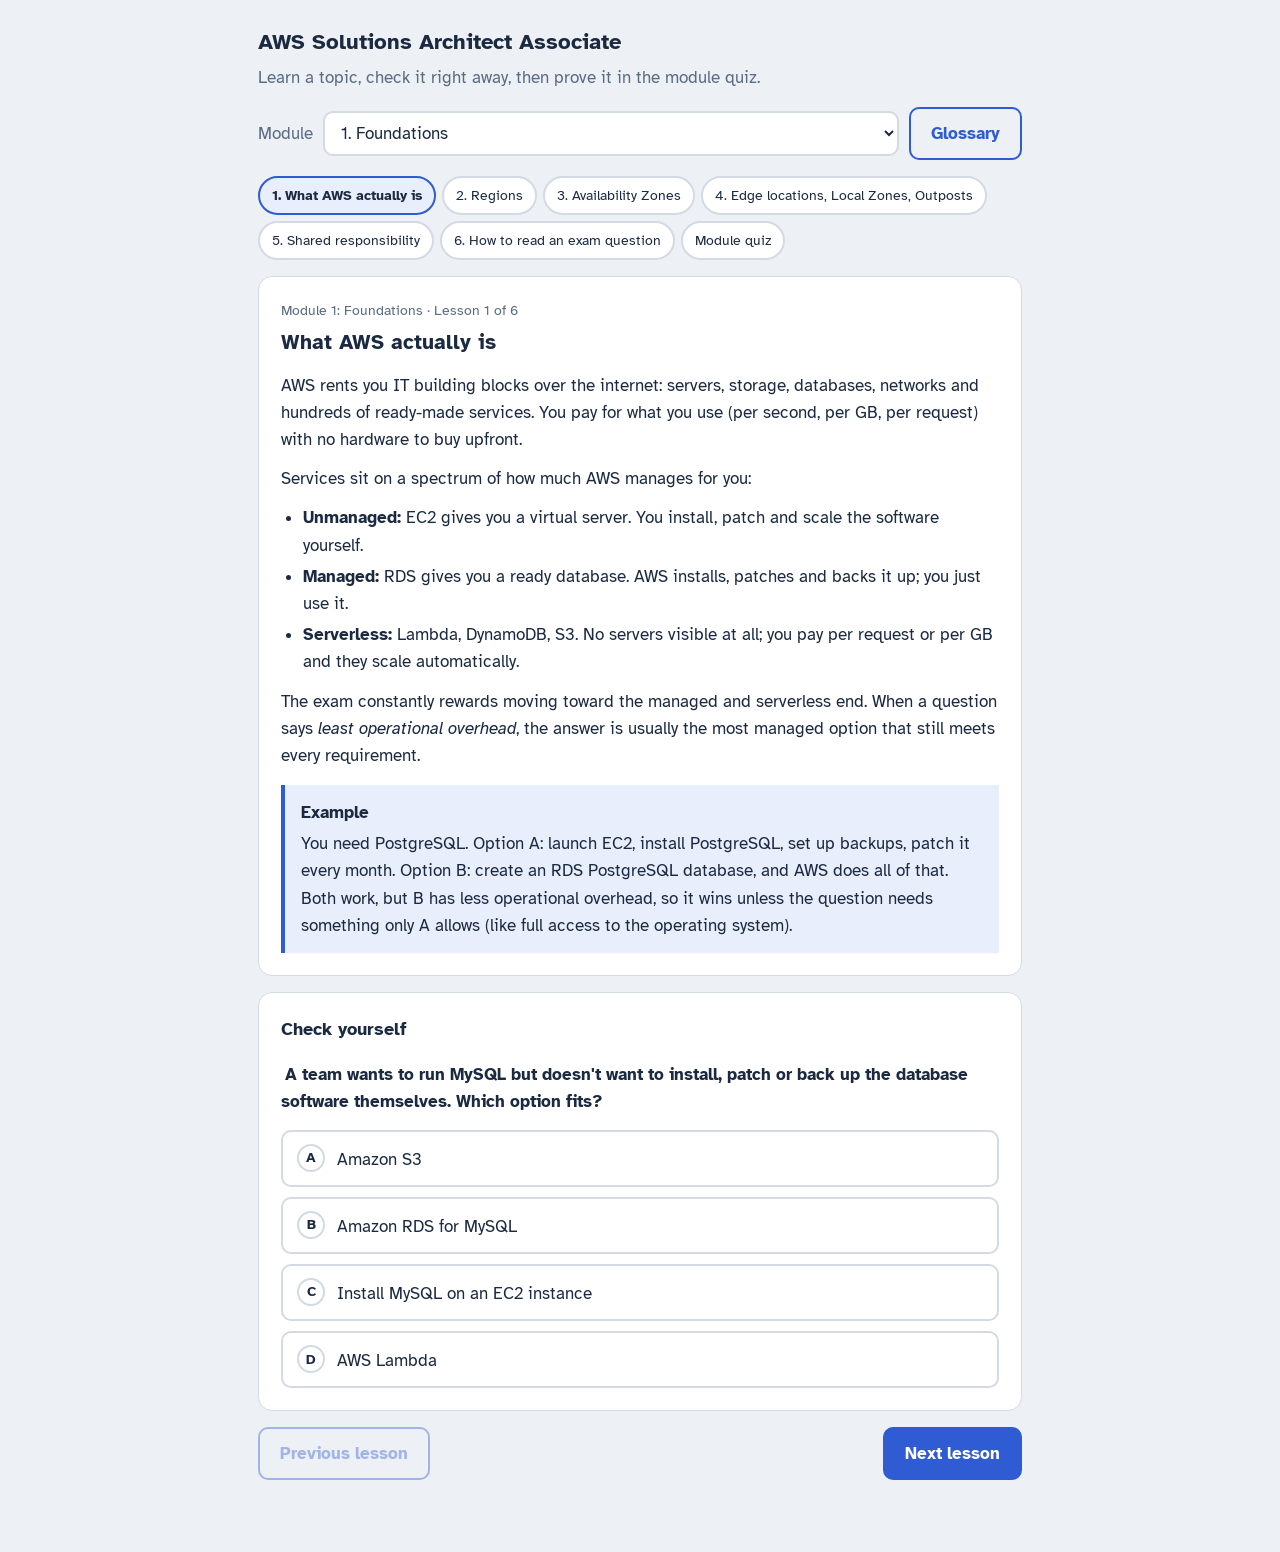
<file: legacy/v1.html>
<!DOCTYPE html>
<html lang="en">
<head>
<meta charset="utf-8">
<meta name="viewport" content="width=device-width, initial-scale=1, viewport-fit=cover">
<title>AWS Solutions Architect Associate course</title>
<link rel="preconnect" href="https://fonts.googleapis.com">
<link rel="preconnect" href="https://fonts.gstatic.com" crossorigin>
<link href="https://fonts.googleapis.com/css2?family=Atkinson+Hyperlegible:wght@400;700&display=swap" rel="stylesheet">
<style>
:root{
  --bg:#EDF0F4; --surface:#FFFFFF; --ink:#1B2A41; --muted:#5A6B82; --line:#D3DAE4;
  --accent:#2F5BD3; --accent-bg:#E8EEFC; --ok:#1E7A4C; --ok-bg:#E6F4EC; --bad:#B42318; --bad-bg:#FCEBE9; --neutral-bg:#F3F5F8;
  box-sizing:border-box;
  padding-top:env(safe-area-inset-top,0px); padding-bottom:env(safe-area-inset-bottom,0px);
}
@media (prefers-color-scheme:dark){
  :root:not([data-theme="light"]){
    --bg:#121822; --surface:#1A2230; --ink:#E4E9F1; --muted:#9AA8BC; --line:#2C3748;
    --accent:#7FA2FF; --accent-bg:#1E2A47; --ok:#5BD08F; --ok-bg:#16301F; --bad:#FF8A7A; --bad-bg:#3A1C19; --neutral-bg:#1F2939;
  }
}
:root[data-theme="dark"]{
  --bg:#121822; --surface:#1A2230; --ink:#E4E9F1; --muted:#9AA8BC; --line:#2C3748;
  --accent:#7FA2FF; --accent-bg:#1E2A47; --ok:#5BD08F; --ok-bg:#16301F; --bad:#FF8A7A; --bad-bg:#3A1C19; --neutral-bg:#1F2939;
}
*,*::before,*::after{box-sizing:inherit}
html{scroll-padding-top:env(safe-area-inset-top,0px)}
body{margin:0;background:var(--bg);color:var(--ink);font-family:"Atkinson Hyperlegible",system-ui,-apple-system,"Segoe UI",Roboto,sans-serif;font-size:17px;line-height:1.6}
main{max-width:800px;margin:0 auto;padding:24px 18px 72px}
h1{font-size:1.4rem;margin:0 0 4px}
h2{font-size:1.3rem;margin:4px 0 12px}
h3{font-size:1.1rem;margin:0 0 12px}
.sub{color:var(--muted);margin:0 0 16px}
.topbar{display:flex;gap:10px;flex-wrap:wrap;align-items:center;margin-bottom:16px}
select,input[type=search]{font:inherit;color:var(--ink);background:var(--surface);border:2px solid var(--line);border-radius:10px;padding:9px 12px}
select{flex:1;min-width:220px}
select:focus-visible,input:focus-visible{outline:3px solid var(--accent);outline-offset:1px}
.card{background:var(--surface);border:1px solid var(--line);border-radius:14px;padding:22px;margin-bottom:16px}
.kicker{color:var(--muted);font-size:.9rem}
.body p{margin:0 0 12px}
.body ul,.body ol{margin:0 0 12px;padding-left:22px}
.body li{margin:4px 0}
code{font-family:ui-monospace,SFMono-Regular,Menlo,Consolas,monospace;font-size:.88em;background:var(--neutral-bg);padding:1px 5px;border-radius:5px}
pre{background:var(--neutral-bg);border-radius:10px;padding:12px 14px;overflow-x:auto;font-size:.85rem;margin:0 0 12px}
pre code{background:none;padding:0}
.tablewrap{overflow-x:auto;margin:0 0 12px}
table{border-collapse:collapse;width:100%;font-size:.95rem}
th,td{text-align:left;vertical-align:top;padding:8px 10px;border-bottom:1px solid var(--line)}
th{color:var(--muted);font-weight:700}
.example{margin-top:16px;padding:14px 16px;background:var(--accent-bg);border-left:4px solid var(--accent);border-radius:0}
.example strong{display:block;margin-bottom:4px}
.example p{margin:0 0 8px}.example p:last-child{margin:0}
.tabs{display:flex;flex-wrap:wrap;gap:6px;margin-bottom:16px}
.tab{font:inherit;font-size:.9rem;padding:6px 12px;border-radius:999px;border:2px solid var(--line);background:var(--surface);color:var(--ink);cursor:pointer}
.tab[aria-current="true"]{border-color:var(--accent);background:var(--accent-bg);font-weight:700}
.tab.done{border-color:var(--ok)}
.tab:focus-visible{outline:3px solid var(--accent);outline-offset:2px}
.q{padding-top:6px}
.q + .q{border-top:1px solid var(--line);margin-top:22px;padding-top:22px}
.prompt{font-weight:700;margin:0 0 14px}
.qlabel{color:var(--accent);margin-right:4px}
.options{display:flex;flex-direction:column;gap:10px;list-style:none;padding:0;margin:0}
.opt{border:2px solid var(--line);border-radius:10px;background:var(--surface);overflow:hidden}
.opt button{all:unset;box-sizing:border-box;display:flex;gap:12px;width:100%;padding:12px 14px;cursor:pointer;align-items:flex-start}
.opt button:focus-visible{outline:3px solid var(--accent);outline-offset:-3px}
.opt:not(.locked):hover{border-color:var(--accent)}
.letter{flex:0 0 28px;height:28px;border-radius:50%;border:2px solid var(--line);display:grid;place-items:center;font-weight:700;font-size:.9rem}
.otext{padding-top:2px}
.why{display:none;padding:0 14px 14px 54px;font-size:.95rem}
.verdict{font-weight:700;display:block;margin-bottom:2px}
.locked .why{display:block}
.locked button{cursor:default}
.opt.correct{border-color:var(--ok);background:var(--ok-bg)}
.opt.correct .letter{border-color:var(--ok);background:var(--ok);color:var(--surface)}
.opt.correct .verdict{color:var(--ok)}
.opt.picked-wrong{border-color:var(--bad);background:var(--bad-bg)}
.opt.picked-wrong .letter{border-color:var(--bad);background:var(--bad);color:var(--surface)}
.opt.picked-wrong .verdict{color:var(--bad)}
.opt.other{background:var(--neutral-bg)}
.opt.other .verdict{color:var(--muted)}
.actions{display:flex;justify-content:space-between;gap:10px;flex-wrap:wrap}
.btn{font:inherit;font-weight:700;padding:11px 20px;border-radius:10px;border:2px solid var(--accent);background:var(--accent);color:var(--surface);cursor:pointer}
.btn.ghost{background:transparent;color:var(--accent)}
.btn:disabled{opacity:.4;cursor:default}
.btn:focus-visible{outline:3px solid var(--ink);outline-offset:2px}
.muted{color:var(--muted)}
.gloss{margin:14px 0 0;padding:0}
.gloss div{padding:10px 0;border-bottom:1px solid var(--line)}
.gloss dt{font-weight:700}
.gloss dt span{font-weight:400;color:var(--muted)}
.gloss dd{margin:2px 0 0}
.tag{font-size:.8rem;color:var(--muted);white-space:nowrap}
input[type=search]{width:100%}
</style>
</head>
<body>
<main>
  <h1>AWS Solutions Architect Associate</h1>
  <p class="sub">Learn a topic, check it right away, then prove it in the module quiz.</p>
  <div class="topbar">
    <label for="modsel" class="muted">Module</label>
    <select id="modsel"></select>
    <button class="btn ghost" id="glossaryBtn">Glossary</button>
  </div>
  <div id="app"></div>
</main>
<script>
const COURSE = [
{
 title:`Foundations`, sub:`How AWS is organized`,
 lessons:[
 {
  title:`What AWS actually is`,
  body:`<p>AWS rents you IT building blocks over the internet: servers, storage, databases, networks and hundreds of ready-made services. You pay for what you use (per second, per GB, per request) with no hardware to buy upfront.</p>
<p>Services sit on a spectrum of how much AWS manages for you:</p>
<ul><li><strong>Unmanaged:</strong> EC2 gives you a virtual server. You install, patch and scale the software yourself.</li>
<li><strong>Managed:</strong> RDS gives you a ready database. AWS installs, patches and backs it up; you just use it.</li>
<li><strong>Serverless:</strong> Lambda, DynamoDB, S3. No servers visible at all; you pay per request or per GB and they scale automatically.</li></ul>
<p>The exam constantly rewards moving toward the managed and serverless end. When a question says <em>least operational overhead</em>, the answer is usually the most managed option that still meets every requirement.</p>`,
  example:`<p>You need PostgreSQL. Option A: launch EC2, install PostgreSQL, set up backups, patch it every month. Option B: create an RDS PostgreSQL database, and AWS does all of that. Both work, but B has less operational overhead, so it wins unless the question needs something only A allows (like full access to the operating system).</p>`,
  checks:[
  {q:`A team wants to run MySQL but doesn't want to install, patch or back up the database software themselves. Which option fits?`,
   options:[
    {t:`Install MySQL on an EC2 instance`, ok:false, why:`EC2 is just a virtual server. You'd install MySQL, patch the OS and database, and set up backups yourself: exactly the work the team wants to avoid.`},
    {t:`Amazon RDS for MySQL`, ok:true, why:`RDS is the managed relational database service. AWS handles installation, patching, backups and (optionally) failover; you connect and use it.`},
    {t:`Amazon S3`, ok:false, why:`S3 is object storage for files. It's not a database engine and can't run SQL queries for an app the way MySQL does.`},
    {t:`AWS Lambda`, ok:false, why:`Lambda runs your code when an event happens. It's compute, not a database.`}
   ]}
  ]
 },
 {
  title:`Regions`,
  body:`<p>A <strong>Region</strong> is a separate geographic area where AWS runs data centers, like Frankfurt or Ireland. Each has a code: <code>eu-central-1</code> = Frankfurt, <code>eu-west-1</code> = Ireland, <code>us-east-1</code> = N. Virginia.</p>
<p>Regions are independent: data you store in one Region stays there unless you copy it elsewhere. Most services are <em>regional</em> (you pick a Region when creating them). A few are <em>global</em>: IAM, Route 53 and CloudFront.</p>
<p>How to choose a Region, in the order the exam cares about:</p>
<ol><li><strong>Compliance / data residency:</strong> laws may require data to stay in a country or in the EU. This is a hard rule.</li>
<li><strong>Latency:</strong> closer to your users is faster.</li>
<li><strong>Service availability:</strong> some services launch in certain Regions first.</li>
<li><strong>Price:</strong> prices differ a little between Regions.</li></ol>`,
  example:`<p>A German healthcare company must keep patient data in Germany. That rules out every Region except Frankfurt (<code>eu-central-1</code>), no matter which one is cheaper or faster.</p>`,
  checks:[
  {q:`A company's legal team requires that customer data never leave the European Union. Most users are in the United States. What should decide the Region?`,
   options:[
    {t:`The Region closest to the US users`, ok:false, why:`Latency matters, but only after legal requirements are met. A US Region would break the EU-only rule.`},
    {t:`An EU Region, because compliance comes before latency and price`, ok:true, why:`Data residency is a hard requirement. You pick an EU Region first, then optimize speed within that limit.`},
    {t:`The cheapest Region`, ok:false, why:`Price is the lowest priority of the four factors. It never overrides a legal requirement.`},
    {t:`us-east-1, because new services often launch there first`, ok:false, why:`Service availability only matters if you need a service that's missing elsewhere. It never overrides the law.`}
   ]}
  ]
 },
 {
  title:`Availability Zones`,
  body:`<p>Each Region contains several <strong>Availability Zones (AZs)</strong>, usually three or more. An AZ is one or more data centers with its own power, cooling and networking, kilometers away from the other AZs but connected to them by very fast, low-latency links. AZ names look like <code>eu-central-1a</code>, <code>eu-central-1b</code>.</p>
<p>The point: one AZ can fail (fire, flood, power cut) while the others keep running. So the basic rule of reliability on AWS is <strong>spread across at least two AZs</strong>.</p>
<p>Words the exam uses for this:</p>
<ul><li><strong>Highly available:</strong> keeps working when a component fails, maybe briefly slower.</li>
<li><strong>Fault tolerant:</strong> keeps working with <em>no</em> interruption at all, because full spare capacity is already running.</li>
<li><strong>Single point of failure:</strong> one thing whose failure takes everything down, like one server, or one NAT gateway in one AZ.</li></ul>`,
  example:`<p>Remember the NAT gateway question from Set 3: a NAT gateway lives in one AZ. Three AZs sharing one NAT gateway means it's a single point of failure. One per AZ removes it.</p>`,
  checks:[
  {q:`An application runs on two EC2 instances, both in eu-central-1a. What is the main risk?`,
   options:[
    {t:`If eu-central-1a fails, both instances go down together`, ok:true, why:`Two instances protect against one server failing, but not against the whole AZ failing. Put them in different AZs.`},
    {t:`Instances in the same AZ can't communicate with each other`, ok:false, why:`They can, and with very low latency. Same-AZ is great for speed; it's just bad for resilience.`},
    {t:`AWS allows only one instance per AZ`, ok:false, why:`There's no such limit; you can run many instances in one AZ.`},
    {t:`Their data is automatically copied to other Regions, which costs extra`, ok:false, why:`Nothing is copied across Regions automatically. Data stays where you put it.`}
   ]},
  {q:`A system must keep running with zero interruption and no drop in performance if an entire AZ fails. Which design meets this?`,
   options:[
    {t:`One large instance with automatic recovery`, ok:false, why:`Recovery means restarting after failure, so there's downtime. And one instance in one AZ is a single point of failure.`},
    {t:`Instances in two AZs, each AZ able to handle the full load on its own`, ok:true, why:`That's fault tolerance: if one AZ fails, the other already has enough capacity running, so users notice nothing. It costs more, because you pay for double capacity.`},
    {t:`Instances in two AZs, each AZ carrying half the load`, ok:false, why:`Highly available but not fault tolerant: after an AZ fails, the remaining half is overloaded until more capacity starts. Performance drops.`},
    {t:`Two instances in the same AZ`, ok:false, why:`An AZ failure takes both down.`}
   ]}
  ]
 },
 {
  title:`Edge locations, Local Zones, Outposts`,
  body:`<p><strong>Edge locations</strong> (also called points of presence) are hundreds of small AWS sites in cities worldwide, far more than there are Regions. You don't run your own servers there; some AWS services use them to get close to users: CloudFront caches content there, Route 53 answers DNS lookups from there, and Global Accelerator brings user traffic onto AWS's private network there.</p>
<p>Two related options that show up occasionally:</p>
<ul><li><strong>Local Zones:</strong> small extensions of a Region placed in a big city, for apps that need single-digit-millisecond latency to users there (gaming, live video, media editing).</li>
<li><strong>Outposts:</strong> racks of AWS hardware installed in <em>your own</em> data center, running AWS services on-premises and managed by AWS. Used when data must stay on-site or must sit right next to local equipment.</li></ul>`,
  example:`<p>A factory must process machine data on-site, because of strict latency to its equipment and a rule that data stays in the building. The team still wants the same AWS APIs and tools as in the cloud. That's Outposts.</p>`,
  checks:[
  {q:`A company must run workloads in its own data center because of data residency rules, but wants to use the same AWS services, APIs and tools it uses in the cloud. Which option fits?`,
   options:[
    {t:`AWS Local Zones`, ok:false, why:`Local Zones are AWS-operated sites in large cities. They're closer to users, but they're not inside your building.`},
    {t:`AWS Outposts`, ok:true, why:`Outposts puts AWS hardware in your own data center, running AWS services with the same APIs and tools, while the data stays on-site.`},
    {t:`Edge locations`, ok:false, why:`Edge locations serve CloudFront, Route 53 and Global Accelerator traffic. You can't run your own workloads there.`},
    {t:`A VPN to the nearest Region`, ok:false, why:`The workload would still run in the Region, so data leaves the building, which breaks the rule.`}
   ]}
  ]
 },
 {
  title:`Shared responsibility`,
  body:`<p>Security is split between AWS and you. AWS secures the cloud <strong>itself</strong>: buildings, hardware, network and the virtualization layer. You secure what you put <strong>in</strong> the cloud: your data, who has access (IAM), network rules, encryption settings and anything you install.</p>
<p>The line moves depending on how managed the service is:</p>
<div class="tablewrap"><table><thead><tr><th>Service</th><th>AWS handles</th><th>You handle</th></tr></thead><tbody>
<tr><td>EC2</td><td>Hardware, network, virtualization</td><td>OS patches, installed software, firewall rules, data</td></tr>
<tr><td>RDS</td><td>Hardware, OS, database patching, automated backups</td><td>Database users, network access, choosing encryption, data</td></tr>
<tr><td>S3, Lambda</td><td>Everything underneath</td><td>Your data or code, access policies, encryption settings</td></tr>
</tbody></table></div>`,
  example:`<p>A database on EC2 is hacked because its operating system wasn't patched for a year. That's the customer's responsibility: OS patching on EC2 is yours. If the same database ran on RDS, AWS would patch the OS and database engine for you.</p>`,
  checks:[
  {q:`Who is responsible for patching the operating system on an EC2 instance?`,
   options:[
    {t:`AWS`, ok:false, why:`AWS maintains the physical host and virtualization, not the OS inside your instance.`},
    {t:`The customer`, ok:true, why:`EC2 is unmanaged: whatever runs inside the instance, including the OS, is yours to patch. (AWS Systems Manager can automate it, but it's still your job.)`},
    {t:`Split equally between AWS and the customer`, ok:false, why:`Responsibility is divided by layer, not 50/50. The OS layer on EC2 belongs entirely to the customer.`},
    {t:`Nobody; EC2 patches itself automatically`, ok:false, why:`EC2 does not patch your OS automatically.`}
   ]},
  {q:`For Amazon RDS, which of these is AWS's responsibility?`,
   options:[
    {t:`Patching the database engine and the underlying OS`, ok:true, why:`RDS is managed, so AWS applies OS and engine patches (in a maintenance window you can choose).`},
    {t:`Creating database users with least privilege`, ok:false, why:`Who can log into the database and what they can do is your configuration.`},
    {t:`Deciding whether the database is encrypted`, ok:false, why:`AWS provides encryption, but turning it on is your choice.`},
    {t:`Choosing which networks can reach the database`, ok:false, why:`Network access (security groups, subnets) is your configuration.`}
   ]}
  ]
 },
 {
  title:`How to read an exam question`,
  body:`<p>Nearly every question ends with a <strong>qualifier</strong> that decides between options that all technically work:</p>
<div class="tablewrap"><table><thead><tr><th>Qualifier</th><th>Means</th><th>Typical winners</th></tr></thead><tbody>
<tr><td>MOST cost-effective</td><td>Cheapest option that still meets every requirement</td><td>Spot, S3 lifecycle rules, serverless for spiky load</td></tr>
<tr><td>LEAST operational overhead</td><td>Least for you to build, run and patch</td><td>Managed or serverless services, built-in features instead of scripts</td></tr>
<tr><td>Highly available</td><td>Survives a component or AZ failing</td><td>Multi-AZ, Auto Scaling, load balancers</td></tr>
<tr><td>Fault tolerant</td><td>No interruption at all</td><td>Full spare capacity already running</td></tr>
<tr><td>Scalable / elastic</td><td>Grows and shrinks with demand</td><td>Auto Scaling, serverless</td></tr>
<tr><td>Decoupled</td><td>Parts don't depend on each other's speed or uptime</td><td>SQS, SNS, EventBridge</td></tr>
<tr><td>MOST secure</td><td>Least privilege, private networking, encryption, temporary credentials</td><td>IAM roles, VPC endpoints, KMS</td></tr>
</tbody></table></div>
<p><strong>Method:</strong> read the last sentence first to find the qualifier. Then list each requirement in the scenario, cross out every option that breaks one, and let the qualifier choose among the survivors.</p>
<p>The exam's four domains are secure (30%), resilient (26%), high-performing (24%) and cost-optimized (20%) architectures. They come from the <strong>AWS Well-Architected Framework</strong>, AWS's design guide, which has six pillars: operational excellence, security, reliability, performance efficiency, cost optimization and sustainability.</p>
<p>You manage AWS through the web <strong>console</strong>, the <strong>CLI</strong> (command line), <strong>SDKs</strong> (libraries for your code), or <strong>infrastructure as code</strong> with CloudFormation templates.</p>`,
  example:`<p>Four AWS names that start with "Cloud" and get confused constantly: <strong>CloudFormation</strong> builds infrastructure from templates. <strong>CloudTrail</strong> logs who called which API. <strong>CloudWatch</strong> collects metrics, logs and alarms. <strong>CloudFront</strong> is the CDN.</p>`,
  checks:[
  {q:`Two options both meet every requirement. One uses a custom script running on EC2; the other uses a built-in feature of a managed service. The question asks for the LEAST operational overhead. Which do you pick?`,
   options:[
    {t:`The custom script on EC2`, ok:false, why:`You'd write, host, monitor, patch and fix that script forever. That's operational overhead.`},
    {t:`The built-in feature of the managed service`, ok:true, why:`AWS runs and maintains it for you. On the exam, a built-in managed feature almost always beats a homemade script.`},
    {t:`Whichever is cheaper`, ok:false, why:`The qualifier is overhead, not cost. Answer the question that was asked.`},
    {t:`Whichever is faster`, ok:false, why:`Speed isn't the qualifier here.`}
   ]},
  {q:`Which AWS service lets you define infrastructure in template files (infrastructure as code)?`,
   options:[
    {t:`AWS CloudFormation`, ok:true, why:`CloudFormation reads YAML or JSON templates and creates, updates or deletes the resources described in them.`},
    {t:`AWS CloudTrail`, ok:false, why:`CloudTrail is the audit log of API calls: who did what, and when.`},
    {t:`Amazon CloudWatch`, ok:false, why:`CloudWatch is monitoring: metrics, logs and alarms.`},
    {t:`AWS Config`, ok:false, why:`Config records how resources are configured over time and checks them against rules. It doesn't create infrastructure.`}
   ]}
  ]
 }
 ],
 quiz:[
  {q:`A startup is launching in Brazil and wants the lowest latency for users there. There are no regulatory constraints. What should it do?`,
   options:[
    {t:`Deploy in the São Paulo Region (sa-east-1)`, ok:true, why:`With no legal constraints, latency decides, and the Region closest to Brazilian users is São Paulo.`},
    {t:`Deploy in us-east-1 because it has the most services`, ok:false, why:`Service availability only matters if a needed service is missing. Nothing in the scenario says that, and the US is far from Brazil.`},
    {t:`Deploy in any Region and use larger instances`, ok:false, why:`Bigger servers don't fix network distance.`},
    {t:`Use AWS Outposts`, ok:false, why:`Outposts runs in your own data center. The startup doesn't have one in Brazil, and it doesn't need on-premises hardware.`}
   ]},
  {q:`Which statement about Availability Zones is correct?`,
   options:[
    {t:`Each AZ has independent power and networking and is linked to other AZs in its Region with low-latency connections`, ok:true, why:`That's the definition: isolated enough to fail independently, close enough for fast replication between them.`},
    {t:`An AZ is a single server rack`, ok:false, why:`An AZ is one or more entire data centers.`},
    {t:`The AZs of one Region are in different countries`, ok:false, why:`All AZs of a Region are in the same geographic area, typically kilometers apart.`},
    {t:`Every service automatically copies data across all AZs`, ok:false, why:`It depends on the service. S3 stores data across multiple AZs automatically; an EBS volume lives in a single AZ.`}
   ]},
  {q:`A company stores files in an S3 bucket. A misconfigured bucket policy accidentally makes them public. Under the shared responsibility model, who is responsible?`,
   options:[
    {t:`AWS, because S3 is a managed service`, ok:false, why:`AWS secures the infrastructure that runs S3. Access settings on your bucket are your configuration.`},
    {t:`The customer`, ok:true, why:`Access policies and data protection are always the customer's job, however managed the service is.`},
    {t:`Both equally`, ok:false, why:`The bucket policy is entirely the customer's configuration.`},
    {t:`Nobody, because S3 blocks public access permanently`, ok:false, why:`S3 blocks public access by default, but a customer can turn that off and write a public policy.`}
   ]},
  {q:`Which group contains only GLOBAL services rather than regional ones?`,
   options:[
    {t:`IAM, Route 53, CloudFront`, ok:true, why:`IAM identities, Route 53 DNS and CloudFront distributions aren't tied to one Region.`},
    {t:`EC2, RDS, Lambda`, ok:false, why:`All regional: you choose a Region when you create them.`},
    {t:`VPC, subnets, security groups`, ok:false, why:`A VPC belongs to one Region, and its subnets each sit in one AZ.`},
    {t:`DynamoDB, SQS, S3`, ok:false, why:`All regional. S3 is a common trap: bucket names must be unique globally, but each bucket lives in one Region.`}
   ]},
  {q:`A game studio needs latency of a few milliseconds for players in a large city that has no AWS Region. It has no data center there. What should it use?`,
   options:[
    {t:`An AWS Local Zone in that city`, ok:true, why:`Local Zones put AWS compute in big cities without a full Region, for single-digit-millisecond latency to local users.`},
    {t:`An edge location`, ok:false, why:`Edge locations serve CloudFront, Route 53 and Global Accelerator. You can't run game servers there.`},
    {t:`AWS Outposts`, ok:false, why:`Outposts needs your own data center to install the racks, which the studio doesn't have there.`},
    {t:`Bigger instances in the nearest Region`, ok:false, why:`Instance size doesn't reduce network distance.`}
   ]},
  {q:`A question asks for the MOST cost-effective solution. Option A meets all requirements for $300/month. Option B costs $100/month but misses the requirement to finish within one hour. Option C meets all requirements with the least overhead for $500/month. Which is correct?`,
   options:[
    {t:`Option A`, ok:true, why:`First eliminate anything that breaks a requirement (B). Among the survivors, the qualifier decides: A is the cheapest valid option.`},
    {t:`Option B`, ok:false, why:`Cheapest, but it breaks a requirement. An option that fails a requirement is never correct, however cheap.`},
    {t:`Option C`, ok:false, why:`It would win a 'least operational overhead' question, but this question asks about cost.`},
    {t:`It can't be decided`, ok:false, why:`It can: eliminate, then apply the qualifier.`}
   ]}
 ]
},
{
 title:`IAM & accounts`, sub:`Who can do what`,
 lessons:[
 {
  title:`Root user, IAM users, groups`,
  body:`<p>Creating an AWS account gives you the <strong>root user</strong>: the email and password you signed up with. Root can do <em>everything</em>, including closing the account and changing billing, and normal IAM policies can't limit it. Best practice: turn on <strong>MFA</strong> (multi-factor authentication: a code from a phone app or a hardware key) for root, never create access keys for it, and use it only for the few tasks that require it.</p>
<p><strong>IAM</strong> (Identity and Access Management) is the free, global service for everything else:</p>
<ul><li><strong>IAM user:</strong> an identity for one person or application. It can have a password (for the console) and/or <strong>access keys</strong> (an ID plus a secret, used by the CLI and SDKs). These credentials don't expire on their own.</li>
<li><strong>IAM group:</strong> a set of users. Attach permissions to the group and every member gets them. Groups can't contain other groups.</li></ul>
<p>In modern companies, people usually sign in through single sign-on rather than IAM users (lesson 4), but the exam still uses users and groups a lot.</p>`,
  example:`<p>20 developers need identical permissions. Instead of attaching the same policy 20 times, create a <code>Developers</code> group, attach the policy once and add the users. A new hire joins the group; someone leaving is removed from it.</p>`,
  checks:[
  {q:`What should be done with the root user right after creating an AWS account?`,
   options:[
    {t:`Enable MFA, stop using it for daily work, and create a separate administrator identity`, ok:true, why:`Root has unlimited power, so you protect it heavily and lock it away. Daily administration happens through other identities.`},
    {t:`Create access keys for root to use in automation scripts`, ok:false, why:`Root access keys are the most dangerous credential in AWS: unlimited power, and they never expire. AWS explicitly recommends never creating them.`},
    {t:`Share the root login with team leads for emergencies`, ok:false, why:`Shared credentials remove accountability and multiply the risk. Each person should have their own identity.`},
    {t:`Delete the root user`, ok:false, why:`You can't delete the root user; it is the account. You can only protect it.`}
   ]},
  {q:`15 analysts need read-only access to S3, and analysts join and leave often. What is easiest to manage?`,
   options:[
    {t:`Attach the policy to each analyst's IAM user`, ok:false, why:`It works, but every change means editing 15 users, and it's easy to forget one.`},
    {t:`Create an IAM group with the policy and add the analysts to it`, ok:true, why:`One policy in one place. Joining or leaving is just adding or removing a user from the group.`},
    {t:`Create one shared IAM user for all analysts`, ok:false, why:`Shared credentials mean you can't tell who did what, and you must change the password every time someone leaves.`},
    {t:`Let them use the root user`, ok:false, why:`Root has unlimited power. Never use it for regular access.`}
   ]}
  ]
 },
 {
  title:`Policies: how permissions work`,
  body:`<p>Permissions are written as <strong>policies</strong>: JSON documents. Each statement says:</p>
<ul><li><strong>Effect:</strong> Allow or Deny</li>
<li><strong>Action:</strong> which API calls, e.g. <code>s3:GetObject</code> (read a file)</li>
<li><strong>Resource:</strong> on what, identified by an <strong>ARN</strong> (Amazon Resource Name), e.g. <code>arn:aws:s3:::reports-bucket/*</code></li>
<li><strong>Condition</strong> (optional): only when something is true, e.g. only with MFA, or only from a certain IP range</li></ul>
<pre><code>{
  "Version": "2012-10-17",
  "Statement": [{
    "Effect": "Allow",
    "Action": ["s3:GetObject"],
    "Resource": "arn:aws:s3:::reports-bucket/*"
  }]
}</code></pre>
<p>How AWS evaluates permissions (tested often):</p>
<ol><li>Everything is <strong>denied by default</strong>.</li>
<li>An <strong>Allow</strong> grants access...</li>
<li>...but an <strong>explicit Deny</strong> anywhere always wins over any Allow.</li></ol>
<p><strong>Least privilege</strong> means granting only what a task needs, nothing more.</p>
<p>Policies attached to users, groups or roles are <em>identity-based</em>. Some resources also accept <em>resource-based</em> policies attached to the resource itself; an S3 <strong>bucket policy</strong> is the classic example, and it can grant access to other AWS accounts.</p>`,
  example:`<p>The policy above lets its holder read any file in <code>reports-bucket</code>, but not list, upload or delete, because those are different actions (<code>s3:ListBucket</code>, <code>s3:PutObject</code>, <code>s3:DeleteObject</code>) that aren't allowed.</p>`,
  checks:[
  {q:`A user is in a group whose policy allows s3:* on all buckets. A policy attached directly to the user explicitly denies s3:DeleteObject on the finance bucket. Can the user delete objects in the finance bucket?`,
   options:[
    {t:`Yes, because the group allows s3:*`, ok:false, why:`The Allow exists, but an explicit Deny always beats an Allow, wherever each one comes from.`},
    {t:`No, because an explicit Deny overrides any Allow`, ok:true, why:`AWS combines all applicable policies. If any of them explicitly denies the action, the answer is deny.`},
    {t:`Yes, because group policies rank above user policies`, ok:false, why:`There's no ranking between user and group policies. Only the rule 'explicit deny wins' applies.`},
    {t:`Only if they use MFA`, ok:false, why:`Nothing in these policies mentions MFA. Without a condition, MFA changes nothing.`}
   ]},
  {q:`A newly created IAM user has no policies attached. What can they do?`,
   options:[
    {t:`Read everything but change nothing`, ok:false, why:`There's no default read-only access in IAM.`},
    {t:`Nothing`, ok:true, why:`Everything is denied by default. Without an Allow somewhere, the user can't call any AWS API.`},
    {t:`Everything except billing`, ok:false, why:`That would be close to administrator access, which must be granted explicitly.`},
    {t:`The same as the root user`, ok:false, why:`IAM users never inherit root's powers.`}
   ]}
  ]
 },
 {
  title:`Roles and temporary credentials`,
  body:`<p>An <strong>IAM role</strong> is an identity with permissions but <em>no</em> password and no permanent keys. Something trusted <strong>assumes</strong> the role and receives <strong>temporary credentials</strong> from <strong>STS</strong> (Security Token Service) that expire automatically (after an hour by default).</p>
<p>A role has two policies:</p>
<ul><li><strong>Trust policy:</strong> WHO may assume the role (the EC2 service, the Lambda service, another AWS account...).</li>
<li><strong>Permissions policy:</strong> WHAT the role can do once assumed.</li></ul>
<p>Where roles show up on the exam:</p>
<ul><li><strong>EC2:</strong> attach a role through an <strong>instance profile</strong>; the AWS SDK picks up the credentials automatically.</li>
<li><strong>Lambda:</strong> every function has an <strong>execution role</strong> that defines what it may access.</li>
<li><strong>Cross-account access:</strong> account A creates a role that trusts account B; people in B assume it to work in A.</li></ul>
<p>Rule of thumb: an option that puts access keys on a server, in code or in environment variables is almost always wrong. Roles are the answer.</p>`,
  example:`<p>Auditors in account <code>222</code> must read S3 data in production account <code>111</code>. In 111, create a role <code>AuditorReadOnly</code> with S3 read permissions and a trust policy that allows account 222. Auditors assume it and get credentials valid for an hour. Their actions appear in account 111's CloudTrail log.</p>`,
  checks:[
  {q:`A Lambda function must write items to a DynamoDB table. How should it get permission?`,
   options:[
    {t:`Store an IAM user's access keys in the function's environment variables`, ok:false, why:`Long-lived keys in configuration can leak and never expire on their own. Avoid it whenever a role is possible.`},
    {t:`Add the permission to the function's execution role`, ok:true, why:`Lambda assumes its execution role automatically and gets temporary credentials. No keys to store or rotate.`},
    {t:`Make the DynamoDB table public`, ok:false, why:`DynamoDB tables can't simply be made public, and it would be a serious security hole anyway.`},
    {t:`Use the root user's credentials`, ok:false, why:`Never use root for applications.`}
   ]},
  {q:`Which part of an IAM role defines WHO is allowed to assume it?`,
   options:[
    {t:`The permissions policy`, ok:false, why:`The permissions policy defines WHAT the role can do, not who can use it.`},
    {t:`The trust policy`, ok:true, why:`The trust policy lists the principals (services, accounts, users) allowed to assume the role.`},
    {t:`A service control policy`, ok:false, why:`SCPs set maximum permissions for whole accounts in AWS Organizations; they don't say who can assume a role.`},
    {t:`The instance profile`, ok:false, why:`An instance profile is just the container that attaches a role to an EC2 instance.`}
   ]}
  ]
 },
 {
  title:`Sign-in for employees and app users`,
  body:`<p>Two very different audiences need to sign in, and AWS has a different service for each:</p>
<ul><li><strong>Your employees (the workforce):</strong> use <strong>IAM Identity Center</strong> (formerly called AWS SSO). Employees sign in once with their company identity (Microsoft Entra ID / Active Directory, Okta, Google...) and get access to multiple AWS accounts with assigned permission sets. No IAM users needed. Trusting an outside identity provider like this is called <strong>federation</strong>.</li>
<li><strong>Your application's customers:</strong> use <strong>Amazon Cognito</strong>. <em>User pools</em> handle sign-up, sign-in, passwords, MFA and social login (Google, Facebook, Apple) for your web or mobile app, and issue JWT tokens. <em>Identity pools</em> exchange a signed-in user for temporary AWS credentials, so the app can call AWS directly (e.g. upload to S3).</li></ul>
<p>Frontend comparison: a Cognito user pool is AWS's version of Auth0 or Firebase Auth.</p>
<p>Also good to know: <strong>AWS Directory Service</strong> offers a managed Microsoft Active Directory in AWS, or an AD Connector that forwards logins to your on-premises AD.</p>`,
  example:`<p>A company has 300 employees in Microsoft Entra ID and 12 AWS accounts: IAM Identity Center connected to Entra ID. A mobile app has a million customers signing up with email or Google: a Cognito user pool.</p>`,
  checks:[
  {q:`A mobile app needs sign-up and sign-in for millions of customers, including "Sign in with Google". Which service fits?`,
   options:[
    {t:`An IAM user for each customer`, ok:false, why:`IAM is for managing access to AWS itself and has limits (5,000 users per account). It's not a customer login system.`},
    {t:`An Amazon Cognito user pool`, ok:true, why:`User pools are built for app end users: sign-up, sign-in, password resets, MFA and social logins, scaling to millions of users.`},
    {t:`IAM Identity Center`, ok:false, why:`Identity Center is for your employees signing in to AWS accounts and business apps, not your app's customers.`},
    {t:`AWS Directory Service`, ok:false, why:`Directory Service provides Microsoft Active Directory, which is for corporate users and Windows workloads, not public app sign-up.`}
   ]},
  {q:`A company's employees already sign in with Microsoft Active Directory. They need access to 20 AWS accounts without separate passwords. Which is the BEST approach?`,
   options:[
    {t:`Create IAM users with the same usernames in every account`, ok:false, why:`That's 20 accounts × every employee in separate users and passwords: a management and security nightmare.`},
    {t:`Use IAM Identity Center connected to their Active Directory`, ok:true, why:`Employees sign in once with their existing AD credentials and get permission sets in each account. Users are managed in one place: disabling someone in AD removes their AWS access.`},
    {t:`Use Amazon Cognito user pools`, ok:false, why:`Cognito is for your applications' end users, not workforce access to AWS accounts.`},
    {t:`Share one administrator user per account`, ok:false, why:`Shared credentials remove accountability and violate least privilege.`}
   ]}
  ]
 },
 {
  title:`Many accounts: Organizations`,
  body:`<p>Companies use many AWS accounts (per team, or per environment: dev, test, prod) because an account is the strongest isolation boundary in AWS: a mistake in dev can't touch prod.</p>
<p><strong>AWS Organizations</strong> manages them centrally:</p>
<ul><li>One <strong>management account</strong> owns the organization; the others are <strong>member accounts</strong>.</li>
<li>Accounts are grouped into <strong>OUs</strong> (organizational units), like folders: Prod, Dev, Sandbox.</li>
<li><strong>Consolidated billing:</strong> one bill for all accounts, and combined usage reaches volume discounts sooner. Reserved Instance and Savings Plans discounts can be shared between accounts.</li>
<li><strong>SCPs</strong> (service control policies) are guardrails attached to the organization root, OUs or accounts. They set the <em>maximum</em> permissions. They never grant anything themselves; they only limit. Even an account's administrators can't go beyond them.</li></ul>
<p><strong>AWS Control Tower</strong> builds on Organizations: it automatically sets up a well-structured multi-account environment (a "landing zone") with recommended guardrails, central logging and account creation.</p>
<p><strong>AWS RAM</strong> (Resource Access Manager) shares resources like subnets or transit gateways between accounts.</p>`,
  example:`<p>An SCP on the Dev OU that denies everything outside <code>eu-central-1</code> means nobody in any dev account can create resources in another Region, even with full administrator permissions.</p>`,
  checks:[
  {q:`An SCP on an account allows only Amazon S3 and Amazon EC2. A user in that account has an IAM policy granting full DynamoDB access. Can the user use DynamoDB?`,
   options:[
    {t:`Yes, because their IAM policy grants it`, ok:false, why:`IAM grants permissions only within the limits the SCP sets. DynamoDB is outside those limits.`},
    {t:`No, because the SCP sets the maximum permissions for the account`, ok:true, why:`Access requires BOTH the SCP to permit the action AND an IAM policy to allow it. Here the SCP doesn't permit DynamoDB.`},
    {t:`Yes, if the user is an administrator`, ok:false, why:`SCPs limit everyone in a member account, administrators included.`},
    {t:`Only read operations are allowed`, ok:false, why:`The SCP doesn't permit DynamoDB at all, so no operations are allowed.`}
   ]},
  {q:`A company wants to quickly set up a new multi-account environment following AWS best practices, with guardrails and centralized logging, and minimal manual work. What should it use?`,
   options:[
    {t:`Configure AWS Organizations, OUs, SCPs and logging by hand`, ok:false, why:`It works, but it's a lot of manual setup. Control Tower automates exactly this.`},
    {t:`AWS Control Tower`, ok:true, why:`Control Tower creates the landing zone for you: account structure, recommended guardrails, central log account and an account factory for new accounts.`},
    {t:`IAM Identity Center`, ok:false, why:`Identity Center handles sign-in to accounts. It doesn't build the account structure, guardrails or logging.`},
    {t:`Deploy CloudFormation templates into each account manually`, ok:false, why:`More manual work and more to maintain. Not 'minimal manual work'.`}
   ]}
  ]
 }
 ],
 quiz:[
  {q:`Developers run scripts from their laptops using long-lived access keys of IAM users. Security wants to remove the risk of these keys leaking. What is the BEST solution?`,
   options:[
    {t:`Rotate the access keys once a year`, ok:false, why:`Rotation shortens how long a leaked key works, but the keys are still long-lived and stored on laptops.`},
    {t:`Use IAM Identity Center so developers get temporary credentials for the CLI`, ok:true, why:`Developers sign in through Identity Center (e.g. 'aws sso login') and get credentials that expire automatically. There are no permanent keys left to leak.`},
    {t:`Have each team share one access key`, ok:false, why:`Worse: same leak risk, and no way to tell who did what.`},
    {t:`Store the keys in a private Git repository`, ok:false, why:`Committing credentials is a classic leak path, private repo or not.`}
   ]},
  {q:`A company wants users to be able to delete objects in a sensitive S3 bucket ONLY if they signed in with MFA. How can this be enforced?`,
   options:[
    {t:`Add a Condition to the policy that requires MFA (aws:MultiFactorAuthPresent)`, ok:true, why:`Conditions make a statement apply only when something is true. Here, delete is allowed only if the request was made with MFA.`},
    {t:`Create an SCP that allows s3:DeleteObject`, ok:false, why:`SCPs never grant permissions, they only limit them. And this one doesn't mention MFA.`},
    {t:`Enable Amazon Cognito for the bucket`, ok:false, why:`Cognito is for app end users signing in. It doesn't control IAM permissions on buckets.`},
    {t:`Enable AWS CloudTrail`, ok:false, why:`CloudTrail logs who deleted what, after the fact. It doesn't prevent anything.`}
   ]},
  {q:`An application on EC2 in account A must read objects from an S3 bucket in account B. What is the MOST secure setup?`,
   options:[
    {t:`Give the EC2 instance an IAM role, and add a bucket policy in account B that allows that role to read`, ok:true, why:`The instance gets temporary credentials from its role, and the bucket policy (a resource-based policy) lets the other account's role in. No keys anywhere.`},
    {t:`Copy access keys of an IAM user from account B into the application's config`, ok:false, why:`Long-lived keys stored on a server can leak and never expire. Roles exist to avoid this.`},
    {t:`Make the bucket public`, ok:false, why:`Then everyone on the internet can read it.`},
    {t:`Create an SCP in account B that allows account A`, ok:false, why:`SCPs never grant access; they only limit. Cross-account access needs a role and/or a resource policy.`}
   ]},
  {q:`Security wants to find which S3 buckets, KMS keys and IAM roles are shared with accounts outside the organization. Which service does this?`,
   options:[
    {t:`IAM Access Analyzer`, ok:true, why:`Access Analyzer examines resource policies and reports resources that can be accessed from outside your account or organization.`},
    {t:`Amazon CloudWatch`, ok:false, why:`CloudWatch handles metrics, logs and alarms, not access analysis.`},
    {t:`AWS Cost Explorer`, ok:false, why:`Cost Explorer analyzes spending.`},
    {t:`Amazon Route 53`, ok:false, why:`Route 53 is DNS.`}
   ]},
  {q:`An EC2 instance was terminated yesterday and nobody admits doing it. Which service shows who made the API call?`,
   options:[
    {t:`AWS CloudTrail`, ok:true, why:`CloudTrail records API calls with who made them, when and from where. Look for the TerminateInstances event.`},
    {t:`Amazon CloudWatch`, ok:false, why:`CloudWatch shows metrics and logs (like CPU usage), not who called which API.`},
    {t:`AWS Config`, ok:false, why:`Config shows how a resource's configuration changed over time (and links to the CloudTrail event), but CloudTrail is the record of who made the call.`},
    {t:`IAM credential report`, ok:false, why:`The credential report lists users and the status of their passwords and keys. It doesn't show actions.`}
   ]},
  {q:`Developers must be able to create IAM roles for their Lambda functions, but must not be able to create roles more powerful than their own access (privilege escalation). What should be used?`,
   options:[
    {t:`Require a permissions boundary on every role the developers create`, ok:true, why:`A permissions boundary caps the maximum permissions an identity can have. Requiring it on new roles means developers can create roles freely, but never more powerful than the boundary.`},
    {t:`Give developers AdministratorAccess`, ok:false, why:`That removes every limit, the opposite of the goal.`},
    {t:`Use an SCP`, ok:false, why:`SCPs apply to whole accounts or OUs. They can't express 'roles created by developers must stay below X'.`},
    {t:`Deny all IAM actions to developers`, ok:false, why:`Then they can't create the roles their Lambda functions need.`}
   ]}
 ]
},
{
 title:`Networking: VPC & gateways`, sub:`Private networks and how traffic gets in and out`,
 lessons:[
 {
  title:`VPC, IP ranges and subnets`,
  body:`<p>A <strong>VPC</strong> (Virtual Private Cloud) is your own private network inside one Region. Nothing can get in or out until you add the pieces that allow it, which is what this whole module is about.</p>
<p>When you create a VPC, you give it a range of private IP addresses written in <strong>CIDR</strong> notation, like <code>10.0.0.0/16</code>. The number after the slash says how many bits are fixed; the rest are free for addresses. Smaller number = bigger range:</p>
<div class="tablewrap"><table><thead><tr><th>CIDR</th><th>Addresses</th><th>Typical use</th></tr></thead><tbody>
<tr><td><code>/16</code></td><td>65,536</td><td>A whole VPC (the largest allowed)</td></tr>
<tr><td><code>/24</code></td><td>256</td><td>One subnet</td></tr>
<tr><td><code>/28</code></td><td>16</td><td>The smallest subnet allowed</td></tr>
</tbody></table></div>
<p>You then split the VPC into <strong>subnets</strong>. Each subnet gets a slice of the VPC's range and lives in exactly <strong>one AZ</strong>; a subnet can never span AZs. AWS reserves <strong>5 addresses in every subnet</strong> (the first four and the last one) for routing, DNS and future use, so a <code>/24</code> subnet gives you 251 usable addresses, not 256.</p>
<p>Every Region also comes with a <strong>default VPC</strong> that has a public subnet in each AZ, so you can launch things immediately. Real workloads normally use custom VPCs.</p>`,
  example:`<p>A typical production layout: VPC <code>10.0.0.0/16</code> across 3 AZs, with 6 subnets: one public and one private in each AZ, e.g. <code>10.0.1.0/24</code> (public, AZ a), <code>10.0.11.0/24</code> (private, AZ a), and so on. Load balancers go in the public subnets; app servers and databases in the private ones.</p>`,
  checks:[
  {q:`A team wants a single subnet that spans all three Availability Zones, so instances can be placed anywhere. Is this possible?`,
   options:[
    {t:`Yes, if the subnet is large enough`, ok:false, why:`Size doesn't matter. Subnets are always tied to one AZ.`},
    {t:`No, each subnet lives in exactly one AZ; you create one subnet per AZ`, ok:true, why:`To spread across AZs, you create a subnet in each AZ and place instances (or let Auto Scaling place them) across those subnets.`},
    {t:`Yes, but only in the default VPC`, ok:false, why:`The default VPC also has one subnet per AZ.`},
    {t:`No, a VPC can only use one AZ`, ok:false, why:`A VPC spans all AZs in its Region. It's subnets that are limited to one AZ.`}
   ]},
  {q:`An architect needs a subnet with at least 250 usable IP addresses for instances. Which is the smallest subnet size that works?`,
   options:[
    {t:`/24`, ok:true, why:`A /24 has 256 addresses. AWS reserves 5, leaving 251 usable, which is enough.`},
    {t:`/25`, ok:false, why:`A /25 has 128 addresses (123 usable). Too small.`},
    {t:`/28`, ok:false, why:`A /28 has only 16 addresses (11 usable). It's the smallest subnet AWS allows.`},
    {t:`/16`, ok:false, why:`A /16 works, with over 65,000 addresses, but it's far from the smallest that fits, and it would use up the entire VPC range.`}
   ]}
  ]
 },
 {
  title:`Route tables, internet gateway, public vs private`,
  body:`<p>Every subnet is associated with a <strong>route table</strong>: a list of rules saying "traffic for this IP range goes to that target." Every route table automatically has a <strong>local</strong> route, so all subnets in a VPC can reach each other.</p>
<p>An <strong>internet gateway (IGW)</strong> connects a VPC to the internet, in both directions. You attach one per VPC. It's managed by AWS, highly available across all AZs and free.</p>
<p>What makes a subnet <strong>public</strong> is one route: <code>0.0.0.0/0 → igw-...</code> ("everything that isn't local goes to the internet gateway"). A subnet without that route is <strong>private</strong>. There's no checkbox; it's purely the route table.</p>
<p>An instance in a public subnet also needs a <strong>public IP address</strong> to be reachable. It can get a random one automatically at launch, or you attach an <strong>Elastic IP</strong>: a static public IPv4 address you keep until you release it, which you can move between instances. (AWS charges for public IPv4 addresses, so use them only where needed.)</p>`,
  example:`<div class="tablewrap"><table><thead><tr><th>Destination</th><th>Target</th><th>Meaning</th></tr></thead><tbody>
<tr><td><code>10.0.0.0/16</code></td><td>local</td><td>Traffic inside the VPC stays inside</td></tr>
<tr><td><code>0.0.0.0/0</code></td><td><code>igw-0abc</code></td><td>Everything else goes to the internet</td></tr>
</tbody></table></div><p>This is a public subnet's route table. A private subnet's table would have the local route, and either nothing else or a route to a NAT gateway (next lesson).</p>`,
  checks:[
  {q:`An EC2 instance is in a subnet whose route table sends 0.0.0.0/0 to an internet gateway, and its security group allows HTTPS from anywhere. Users still can't reach it from the internet. What is the most likely cause?`,
   options:[
    {t:`The instance has no public IP address or Elastic IP`, ok:true, why:`The route makes the subnet public, but the instance itself needs a public address for internet traffic to reach it. Assign a public IP or attach an Elastic IP.`},
    {t:`The VPC needs a second internet gateway`, ok:false, why:`A VPC can only have one internet gateway, and it's already highly available.`},
    {t:`The subnet must be in the default VPC`, ok:false, why:`Custom VPCs work exactly the same way once routes and public IPs are in place.`},
    {t:`Internet gateways only allow outbound traffic`, ok:false, why:`Internet gateways allow both directions. Outbound-only is what a NAT gateway does.`}
   ]},
  {q:`What makes a subnet "public"?`,
   options:[
    {t:`A checkbox in the subnet settings`, ok:false, why:`There's no such setting. (There's an option to auto-assign public IPs, but that alone doesn't make the subnet public.)`},
    {t:`Its route table has a route to an internet gateway`, ok:true, why:`That single route (usually 0.0.0.0/0 → IGW) is the definition of a public subnet.`},
    {t:`It contains a NAT gateway`, ok:false, why:`NAT gateways are placed in public subnets, but they don't make a subnet public; the route to the IGW does.`},
    {t:`It uses a /24 CIDR block`, ok:false, why:`Size has nothing to do with it.`}
   ]}
  ]
 },
 {
  title:`NAT gateway: outbound-only internet`,
  body:`<p>Servers in private subnets often need to reach the internet <em>outward</em> (download patches, call a partner API) without anyone on the internet being able to reach <em>in</em>. That's what a <strong>NAT gateway</strong> does. NAT (Network Address Translation) swaps the server's private IP for the NAT gateway's public IP on the way out, and maps replies back.</p>
<p>How it's set up:</p>
<ol><li>The NAT gateway sits in a <strong>public</strong> subnet (it needs the route to the internet gateway itself) and has an Elastic IP.</li>
<li>The <strong>private</strong> subnets' route tables send <code>0.0.0.0/0 → nat-...</code>.</li></ol>
<p>Key facts for the exam:</p>
<ul><li>A NAT gateway is <strong>zonal</strong>: it lives in one AZ. For resilience, create <strong>one per AZ</strong> and route each private subnet to the NAT gateway in its own AZ.</li>
<li>It's managed and scales automatically (up to 100 Gbps). You pay per hour plus per GB processed, so heavy traffic through NAT gets expensive.</li>
<li>A <strong>NAT instance</strong> is the old way: an EC2 instance you configure yourself. On the exam it's almost always the wrong answer.</li>
<li>For <strong>IPv6</strong>, addresses are public anyway, so outbound-only access uses an <strong>egress-only internet gateway</strong> instead.</li>
<li>All outbound traffic leaves with the NAT gateway's Elastic IP, which is handy when a partner needs to whitelist your IP.</li></ul>`,
  example:`<p>App servers in private subnets in 3 AZs need OS updates. Create a NAT gateway in the public subnet of each AZ; each private subnet routes 0.0.0.0/0 to its own AZ's NAT gateway. If one AZ fails, the other two keep their internet access.</p>`,
  checks:[
  {q:`Where must a NAT gateway be placed so that private instances can reach the internet?`,
   options:[
    {t:`In a private subnet, next to the instances`, ok:false, why:`The NAT gateway itself needs internet access through the internet gateway, which only a public subnet has.`},
    {t:`In a public subnet, with private subnets routing 0.0.0.0/0 to it`, ok:true, why:`The NAT gateway uses the public subnet's route to the IGW; private subnets send their internet-bound traffic to the NAT gateway.`},
    {t:`Outside the VPC, at the Region level`, ok:false, why:`NAT gateways are created inside a subnet of your VPC.`},
    {t:`Attached directly to the internet gateway`, ok:false, why:`They're separate resources; the NAT gateway reaches the IGW through its subnet's route table.`}
   ]},
  {q:`Instances with IPv6 addresses must initiate connections to the internet, but must not accept connections started from the internet. What should be used?`,
   options:[
    {t:`A NAT gateway`, ok:false, why:`NAT gateways translate IPv4 addresses. IPv6 has its own dedicated solution.`},
    {t:`An egress-only internet gateway`, ok:true, why:`It's the IPv6 equivalent of NAT behavior: outbound connections and their replies are allowed, while connections started from the internet are blocked.`},
    {t:`A regular internet gateway`, ok:false, why:`An internet gateway allows traffic in both directions, so instances could be reached from the internet.`},
    {t:`A gateway VPC endpoint`, ok:false, why:`Gateway endpoints give private access to S3 and DynamoDB only, not to the internet.`}
   ]}
  ]
 },
 {
  title:`Security groups vs network ACLs`,
  body:`<p>AWS gives you two firewalls that work at different levels:</p>
<div class="tablewrap"><table><thead><tr><th></th><th>Security group (SG)</th><th>Network ACL (NACL)</th></tr></thead><tbody>
<tr><td>Attached to</td><td>An instance's network interface</td><td>A whole subnet</td></tr>
<tr><td>Rules</td><td>Allow only</td><td>Allow AND deny</td></tr>
<tr><td>State</td><td><strong>Stateful</strong>: replies are allowed automatically</td><td><strong>Stateless</strong>: replies need their own rule</td></tr>
<tr><td>Evaluation</td><td>All rules together</td><td>In number order; first match wins</td></tr>
<tr><td>Default</td><td>Deny all inbound, allow all outbound</td><td>Default NACL allows everything; a new custom NACL denies everything</td></tr>
</tbody></table></div>
<p><strong>Stateful vs stateless</strong> is tested a lot. When a client connects to your server on port 443, the reply goes back to a random high port on the client, called an <strong>ephemeral port</strong> (1024–65535). A security group remembers the connection and lets the reply out. A NACL doesn't remember, so its <em>outbound</em> rules must allow ephemeral ports or the reply is dropped.</p>
<p>A powerful security group feature: a rule can allow traffic from <strong>another security group</strong> instead of an IP range. That means "anything carrying security group X may connect," which keeps working as instances come and go.</p>
<p>To troubleshoot traffic, <strong>VPC Flow Logs</strong> record which connections were accepted or rejected, sent to CloudWatch Logs or S3.</p>`,
  example:`<p>Three-tier app. ALB security group: allow 443 from <code>0.0.0.0/0</code>. App security group: allow 8080 only from the ALB's security group. Database security group: allow 5432 only from the app security group. Nothing in the database tier can be reached from anywhere else, no matter how many app servers Auto Scaling adds.</p>`,
  checks:[
  {q:`A database must accept connections only from the application servers. The application servers are in an Auto Scaling group, so their IP addresses change constantly. What is the BEST way to allow this?`,
   options:[
    {t:`In the database security group, allow the app servers' current IP addresses and update them on every scaling event`, ok:false, why:`It works briefly, but every scale-out breaks it, and you'd need automation to keep updating the rules.`},
    {t:`In the database security group, allow the database port from the application servers' security group`, ok:true, why:`Referencing the security group means any instance that carries it is allowed, whatever its IP. New instances launched by Auto Scaling get the same security group, so they work automatically.`},
    {t:`Use a NACL rule that allows the whole VPC CIDR`, ok:false, why:`That lets every resource in the VPC reach the database, not just the app servers. Too broad.`},
    {t:`Put the database in a public subnet`, ok:false, why:`That makes it more exposed, not less, and doesn't restrict access to the app servers.`}
   ]},
  {q:`A custom NACL allows inbound TCP 443 from anywhere and outbound TCP 443 to anywhere. Users connecting to a web server in that subnet get timeouts, but the security group is correct. What is wrong?`,
   options:[
    {t:`NACLs are stateless; the outbound rules must also allow the ephemeral ports (1024–65535) for replies`, ok:true, why:`Replies to the users go to their random high ports, not to 443. The NACL doesn't track connections, so it blocks those replies unless an outbound rule allows the ephemeral port range.`},
    {t:`Security groups override NACLs`, ok:false, why:`Neither overrides the other. Traffic must pass BOTH the NACL (subnet level) and the security group (instance level).`},
    {t:`NACLs can't allow port 443`, ok:false, why:`NACLs can allow any port.`},
    {t:`The NACL needs a deny rule for everything else`, ok:false, why:`Anything not explicitly allowed is already denied by the NACL's final catch-all rule. Adding more denies won't help replies get out.`}
   ]}
  ]
 },
 {
  title:`VPC endpoints: reaching AWS services privately`,
  body:`<p>Services like S3, DynamoDB, SQS or Secrets Manager live <em>outside</em> your VPC, on public AWS addresses. Without anything else, private instances need a NAT gateway (and the internet path) to reach them. <strong>VPC endpoints</strong> give a private path instead. There are two kinds, and the exam loves the difference:</p>
<div class="tablewrap"><table><thead><tr><th></th><th>Gateway endpoint</th><th>Interface endpoint (PrivateLink)</th></tr></thead><tbody>
<tr><td>Services</td><td>Only S3 and DynamoDB</td><td>Almost every AWS service (S3 included) and partner services</td></tr>
<tr><td>How it works</td><td>An entry in your route tables</td><td>A network interface (ENI) with a private IP in your subnet</td></tr>
<tr><td>Cost</td><td>Free</td><td>Per hour per AZ, plus per GB</td></tr>
<tr><td>Reachable from on-premises, peered VPCs or a transit gateway</td><td>No</td><td>Yes, it's just a private IP</td></tr>
</tbody></table></div>
<p>You can attach an <strong>endpoint policy</strong> to restrict what goes through it, e.g. "only these buckets."</p>
<p>PrivateLink also works in the other direction: you can publish <em>your own</em> service (behind a Network Load Balancer) as an <strong>endpoint service</strong>. Other VPCs, even in other accounts with overlapping IP ranges, create interface endpoints to consume it privately. That's how SaaS companies offer private connectivity to customers.</p>`,
  example:`<p>Decision path: Is the caller inside the VPC and the target S3 or DynamoDB? Gateway endpoint (free). Is the caller on-premises or in another network, or is the target any other service? Interface endpoint.</p>`,
  checks:[
  {q:`On-premises servers connected through Direct Connect must reach Amazon S3 over private IP addresses only. Which endpoint type works?`,
   options:[
    {t:`A gateway endpoint for S3`, ok:false, why:`Gateway endpoints are route-table entries inside the VPC. Traffic coming from on-premises can't use them; there's no IP address to send it to.`},
    {t:`An interface endpoint for S3`, ok:true, why:`The interface endpoint is a private IP in your subnet, reachable over Direct Connect like any other VPC address.`},
    {t:`A NAT gateway`, ok:false, why:`NAT sends traffic out to S3's public endpoints via the internet.`},
    {t:`An egress-only internet gateway`, ok:false, why:`That's outbound internet access for IPv6, not a private path to S3.`}
   ]},
  {q:`A SaaS company wants hundreds of customers to reach its API privately from their own VPCs. Many customers use the same IP range (10.0.0.0/16) as the company. What should the company use?`,
   options:[
    {t:`VPC peering with each customer`, ok:false, why:`Peering doesn't work between VPCs with overlapping IP ranges, and hundreds of peerings would be unmanageable.`},
    {t:`A PrivateLink endpoint service behind a Network Load Balancer`, ok:true, why:`Customers create interface endpoints in their own VPCs that connect to the service. Only that one service is exposed, and overlapping IP ranges don't matter, because each side only sees a local private IP.`},
    {t:`A transit gateway shared with all customers`, ok:false, why:`A transit gateway would connect whole networks together (far more access than needed) and also can't route between overlapping IP ranges.`},
    {t:`A public endpoint protected by a security group`, ok:false, why:`That's over the internet, not private.`}
   ]}
  ]
 },
 {
  title:`Connecting VPCs: peering vs Transit Gateway`,
  body:`<p>VPCs are isolated from each other by default. Two ways to connect them:</p>
<p><strong>VPC peering</strong> is a private connection between exactly two VPCs (same or different accounts, same or different Regions). You add routes on both sides. There's no hourly charge. Its limits are what the exam tests:</p>
<ul><li><strong>Not transitive:</strong> if A peers with B and B peers with C, A can't reach C through B. Every pair needs its own peering.</li>
<li><strong>No overlapping IP ranges:</strong> two VPCs that both use 10.0.0.0/16 can't peer.</li></ul>
<p><strong>AWS Transit Gateway (TGW)</strong> is a regional hub, like a central router. Each VPC, VPN connection or Direct Connect gateway attaches once, and everything attached can reach everything else (routing is transitive). Its own route tables let you segment traffic, e.g. dev VPCs can't reach prod. Transit gateways in different Regions can peer with each other. You pay per attachment per hour plus per GB. Share it across accounts with AWS RAM.</p>
<p>Rule of thumb: <strong>a few VPCs → peering; many VPCs and/or on-premises → Transit Gateway.</strong></p>`,
  example:`<p>Full mesh of 10 VPCs with peering: 10×9/2 = 45 peering connections, each with routes on both sides. With a transit gateway: 10 attachments, one place to manage routing.</p>`,
  checks:[
  {q:`VPC A is peered with VPC B, and VPC B is peered with VPC C. Instances in A can't reach instances in C. Why?`,
   options:[
    {t:`VPC peering is not transitive; A and C need their own peering connection (or a transit gateway)`, ok:true, why:`Peering only connects the two VPCs involved. Traffic can't pass through B to reach C.`},
    {t:`Peering only works within the same account`, ok:false, why:`Peering works across accounts and even across Regions.`},
    {t:`B's security group is blocking the traffic`, ok:false, why:`Security groups don't route traffic onward; routing through B simply isn't possible with peering.`},
    {t:`A needs an internet gateway`, ok:false, why:`Peering traffic is private and doesn't use internet gateways.`}
   ]},
  {q:`Two VPCs both use the CIDR 10.0.0.0/16, and they need to communicate. Can they use VPC peering?`,
   options:[
    {t:`Yes, peering handles overlapping ranges automatically`, ok:false, why:`It doesn't: with identical ranges, routes can't tell which VPC an address belongs to.`},
    {t:`No, peering requires non-overlapping CIDR ranges`, ok:true, why:`Peered VPCs must have distinct IP ranges. You'd re-address one VPC, or expose specific services through PrivateLink instead.`},
    {t:`Yes, if they're in different Regions`, ok:false, why:`The overlap rule applies regardless of Region.`},
    {t:`Yes, if both VPCs are in the same account`, ok:false, why:`The overlap rule applies regardless of account.`}
   ]}
  ]
 },
 {
  title:`Hybrid: Site-to-Site VPN and Direct Connect`,
  body:`<p>Two ways to connect your own data center or office to AWS:</p>
<div class="tablewrap"><table><thead><tr><th></th><th>Site-to-Site VPN</th><th>Direct Connect (DX)</th></tr></thead><tbody>
<tr><td>Path</td><td>Encrypted IPsec tunnels over the public internet</td><td>Dedicated private physical line</td></tr>
<tr><td>Setup time</td><td>Minutes to hours</td><td>Weeks to months (a physical circuit)</td></tr>
<tr><td>Performance</td><td>Up to about 1.25 Gbps per tunnel, varies with the internet</td><td>Consistent latency; from 50 Mbps up to 100+ Gbps</td></tr>
<tr><td>Encryption</td><td>Always encrypted</td><td>Not encrypted by default</td></tr>
<tr><td>Cost</td><td>Low</td><td>Higher (port hours, partner circuits)</td></tr>
</tbody></table></div>
<p>A VPN has two ends. On AWS's side: a <strong>virtual private gateway (VGW)</strong> attached to one VPC, or a transit gateway. On your side: a <strong>customer gateway (CGW)</strong>, which is the AWS resource describing your physical router (its public IP and routing settings). Each VPN connection comes with two tunnels for redundancy.</p>
<p>Common exam combinations:</p>
<ul><li><strong>Cheap backup for Direct Connect:</strong> a Site-to-Site VPN. With BGP routing, traffic prefers DX and fails over to the VPN automatically.</li>
<li><strong>Encryption over Direct Connect:</strong> run a VPN over the DX connection (or use MACsec where supported).</li>
<li><strong>One DX to VPCs in several Regions:</strong> a <strong>Direct Connect gateway</strong>.</li>
<li><strong>Maximum resilience for DX:</strong> two DX connections at two different DX locations.</li>
<li><strong>Individual remote employees</strong> (laptops, not offices): <strong>AWS Client VPN</strong>.</li></ul>`,
  example:`<p>A company needs connectivity to AWS next week, with encryption: Site-to-Site VPN. Later, it moves 50 TB a month and needs predictable performance: it orders Direct Connect and keeps the VPN as the backup.</p>`,
  checks:[
  {q:`A company needs an encrypted connection between its office and a VPC within two days, at low cost. What should it use?`,
   options:[
    {t:`AWS Direct Connect`, ok:false, why:`DX takes weeks or months to provision, costs more, and isn't encrypted by default.`},
    {t:`AWS Site-to-Site VPN`, ok:true, why:`A VPN can be set up in hours, is always encrypted with IPsec, and costs little.`},
    {t:`VPC peering`, ok:false, why:`Peering connects two VPCs, not an office to a VPC.`},
    {t:`An internet gateway`, ok:false, why:`An internet gateway connects the VPC to the public internet, with no private, encrypted link to the office.`}
   ]},
  {q:`A company uses Direct Connect, and a new compliance rule requires all traffic over it to be encrypted. What should it do?`,
   options:[
    {t:`Nothing; Direct Connect is encrypted by default`, ok:false, why:`DX is private, but it isn't encrypted by default. Private and encrypted are different things.`},
    {t:`Run an IPsec Site-to-Site VPN over the Direct Connect connection`, ok:true, why:`The VPN encrypts the traffic while it still travels over the dedicated DX line, keeping DX's consistent performance. (MACsec is another option on supported connections.)`},
    {t:`Enable SSE-KMS on all S3 buckets`, ok:false, why:`That encrypts data at rest in S3, not data in transit over the network link.`},
    {t:`Replace Direct Connect with an internet gateway`, ok:false, why:`That removes the private connection entirely.`}
   ]}
  ]
 }
 ],
 quiz:[
  {q:`Web servers currently run in public subnets with public IPs behind an Application Load Balancer. Security wants the web servers to be unreachable directly from the internet while the website keeps working. What should a solutions architect do?`,
   options:[
    {t:`Move the web servers to private subnets, keep the ALB in public subnets, and allow web traffic to the servers only from the ALB's security group`, ok:true, why:`The ALB is the only internet-facing component. Servers in private subnets have no public IPs and no route from the internet, and their security group only accepts the ALB.`},
    {t:`Keep the servers in public subnets but remove the ALB`, ok:false, why:`That exposes the servers even more directly.`},
    {t:`Move the ALB to private subnets too`, ok:false, why:`An internal ALB in private subnets can't receive traffic from the internet, so the website would stop working.`},
    {t:`Add a NAT gateway in front of the web servers`, ok:false, why:`NAT gateways handle outbound traffic from private instances; they don't receive inbound web traffic.`}
   ]},
  {q:`A development VPC uses private subnets in three AZs. The instances occasionally download packages from the internet. Losing internet access during a rare AZ outage is acceptable. What is the MOST cost-effective setup?`,
   options:[
    {t:`One NAT gateway in a single AZ, used by all private subnets`, ok:true, why:`One NAT gateway per AZ is the resilient design, but here resilience isn't required and cost is the qualifier. One NAT gateway costs a third of three. (Cross-AZ traffic adds small data charges, but occasional downloads keep that minor.)`},
    {t:`One NAT gateway per AZ`, ok:false, why:`Most resilient, but you pay hourly for three NAT gateways when the scenario explicitly accepts the AZ risk.`},
    {t:`An internet gateway route in every private subnet`, ok:false, why:`That makes the subnets public and exposes the instances, a security change, not a cost optimization.`},
    {t:`A Direct Connect connection`, ok:false, why:`DX connects your data center to AWS; it doesn't provide internet access, and it's expensive.`}
   ]},
  {q:`A Lambda function runs in a VPC's private subnets with no NAT gateway. It must read from S3 and write to DynamoDB without any traffic going over the internet, at the lowest cost. What should be done?`,
   options:[
    {t:`Create gateway endpoints for S3 and DynamoDB`, ok:true, why:`Gateway endpoints exist for exactly these two services. They're free, private, and work for anything inside the VPC, including Lambda functions.`},
    {t:`Add a NAT gateway`, ok:false, why:`It would work, but traffic goes to public endpoints over the internet and you pay per hour and per GB.`},
    {t:`Create interface endpoints for S3 and DynamoDB`, ok:false, why:`They'd work and stay private, but they're charged per hour per AZ plus per GB. Gateway endpoints do the same here for free.`},
    {t:`Attach an internet gateway to the VPC`, ok:false, why:`An internet gateway alone doesn't help private subnets, and it would send traffic over the internet anyway.`}
   ]},
  {q:`An administrator can't SSH into an instance. The security group allows inbound port 22 from the office IP. The subnet's custom NACL allows inbound port 22 from the office IP and outbound ports 80 and 443 only. What should be changed?`,
   options:[
    {t:`Allow outbound ephemeral ports (1024–65535) to the office IP in the NACL`, ok:true, why:`The NACL is stateless: the SSH reply goes back to the administrator's random high port, which the outbound rules (80 and 443 only) block.`},
    {t:`Allow outbound port 22 in the security group`, ok:false, why:`Security groups are stateful: if inbound 22 is allowed, the reply is allowed automatically.`},
    {t:`Add a deny rule for all other traffic in the NACL`, ok:false, why:`Everything not allowed is already denied; more denies won't let the reply out.`},
    {t:`Attach an Elastic IP`, ok:false, why:`Nothing suggests an addressing problem: the traffic reaches the instance and the reply is what gets blocked.`}
   ]},
  {q:`A company has a single Direct Connect connection in eu-west-1. It now has VPCs in both eu-west-1 and us-east-1, and both must be reachable from the data center over the existing connection. What should it use?`,
   options:[
    {t:`A Direct Connect gateway associated with the VPCs in both Regions`, ok:true, why:`A Direct Connect gateway lets one DX connection reach VPCs in multiple Regions.`},
    {t:`A second Direct Connect connection in us-east-1`, ok:false, why:`It would work, but it adds a new physical circuit when the requirement is to use the existing one.`},
    {t:`VPC peering between the two VPCs`, ok:false, why:`Peering connects the VPCs to each other, but on-premises traffic can't transit through a peering connection to reach the second VPC.`},
    {t:`AWS Global Accelerator`, ok:false, why:`Global Accelerator speeds up internet users' traffic to your applications. It isn't for private data center connectivity.`}
   ]},
  {q:`Applications in private subnets call a partner's API. The partner only accepts requests from a fixed list of IP addresses. What should a solutions architect do?`,
   options:[
    {t:`Route outbound traffic through a NAT gateway and give the partner the NAT gateway's Elastic IP`, ok:true, why:`All outbound traffic through the NAT gateway leaves with its Elastic IP, which never changes, so the partner whitelists one address (one per NAT gateway if you have several).`},
    {t:`Give the partner the private IPs of the instances`, ok:false, why:`Private IPs aren't visible on the internet, and they change as instances are replaced.`},
    {t:`Attach an Elastic IP to every instance and move them to public subnets`, ok:false, why:`It works, but it exposes the instances to the internet and breaks every time Auto Scaling adds a new instance.`},
    {t:`Use an interface VPC endpoint for the partner's API`, ok:false, why:`Interface endpoints reach AWS services or PrivateLink endpoint services, not an arbitrary partner API on the internet.`}
   ]},
  {q:`An application in VPC A must call one internal service in VPC B, owned by another team in another account. Both VPCs use 10.0.0.0/16. Only that one service should be reachable. What is the BEST solution?`,
   options:[
    {t:`Expose the service through a PrivateLink endpoint service and create an interface endpoint in VPC A`, ok:true, why:`PrivateLink works with overlapping IP ranges and exposes only that one service, not the whole network.`},
    {t:`VPC peering between A and B`, ok:false, why:`Peering doesn't work with overlapping CIDRs, and it would expose the whole VPC, not just one service.`},
    {t:`Attach both VPCs to a transit gateway`, ok:false, why:`A transit gateway can't route between overlapping ranges, and it connects entire networks, which is more access than required.`},
    {t:`Make the service public and restrict it with a security group`, ok:false, why:`Traffic would cross the internet, which isn't private.`}
   ]},
  {q:`A company has a Site-to-Site VPN to AWS and wants to know why some connections to an instance are being rejected. Which feature shows accepted and rejected traffic at the network level?`,
   options:[
    {t:`VPC Flow Logs`, ok:true, why:`Flow Logs record IP traffic to and from network interfaces, including whether security groups or NACLs accepted or rejected it.`},
    {t:`AWS CloudTrail`, ok:false, why:`CloudTrail logs API calls (who changed a security group), not network packets.`},
    {t:`AWS Config`, ok:false, why:`Config shows how the security group or NACL is configured, but not the traffic it accepted or rejected.`},
    {t:`IAM Access Analyzer`, ok:false, why:`Access Analyzer checks policy-based access to resources, not network traffic.`}
   ]}
 ]
},
{title:`Compute: EC2, Auto Scaling, load balancers`, sub:`Coming next`, soon:true},
{title:`Storage: S3, EBS, EFS, FSx`, sub:`Coming soon`, soon:true},
{title:`Databases & caching`, sub:`Coming soon`, soon:true},
{title:`Decoupling & streaming`, sub:`Coming soon`, soon:true},
{title:`Serverless & containers`, sub:`Coming soon`, soon:true},
{title:`Edge, DNS & global delivery`, sub:`Coming soon`, soon:true},
{title:`Hybrid connectivity & migration`, sub:`Coming soon`, soon:true},
{title:`Security services & encryption`, sub:`Coming soon`, soon:true},
{title:`Monitoring & governance`, sub:`Coming soon`, soon:true},
{title:`Analytics & AI/ML`, sub:`Coming soon`, soon:true},
{title:`Resilience, DR & cost`, sub:`Coming soon`, soon:true}
];

const GLOSSARY = [
["AZ","Availability Zone","One or more isolated data centers inside a Region.",1],
["Region","AWS Region","A geographic area with several AZs, e.g. eu-central-1 (Frankfurt).",1],
["Edge location","Point of presence","Small AWS site in a city, used by CloudFront, Route 53 and Global Accelerator.",1],
["HA","High availability","Keeps working, maybe briefly degraded, when a component fails.",1],
["IaC","Infrastructure as code","Defining infrastructure in template files instead of clicking in the console.",1],
["CLI","Command Line Interface","The aws command for managing AWS from a terminal.",1],
["SDK","Software Development Kit","AWS libraries for calling AWS from your code.",1],
["CloudFormation","AWS CloudFormation","Infrastructure as code with YAML/JSON templates.",1],
["Outposts","AWS Outposts","AWS-managed racks running AWS services in your own data center.",1],
["Local Zone","AWS Local Zone","Small extension of a Region in a big city, for very low latency.",1],
["IAM","Identity and Access Management","Users, groups, roles and policies controlling who can do what in AWS.",2],
["MFA","Multi-factor authentication","A second login factor, like a code from a phone app or a hardware key.",2],
["ARN","Amazon Resource Name","Unique ID of an AWS resource, e.g. arn:aws:s3:::my-bucket.",2],
["STS","Security Token Service","Issues the temporary credentials used when a role is assumed.",2],
["SCP","Service control policy","Organizations guardrail setting the maximum permissions for accounts.",2],
["OU","Organizational unit","A folder of accounts inside AWS Organizations.",2],
["RAM","Resource Access Manager","Shares resources (subnets, transit gateways...) between accounts.",2],
["SSO","Single sign-on","Sign in once, access many systems. On AWS: IAM Identity Center.",2],
["Cognito","Amazon Cognito","Sign-up/sign-in for your app's users, plus temporary AWS credentials for them.",2],
["AD","Active Directory","Microsoft's corporate user directory; AWS Directory Service offers a managed one.",2],
["VPC","Virtual Private Cloud","Your private, isolated network inside a Region.",3],
["CIDR","Classless Inter-Domain Routing","Notation for IP address ranges, e.g. 10.0.0.0/16.",3],
["IGW","Internet gateway","Connects a VPC to the internet in both directions.",3],
["NAT","Network Address Translation","A NAT gateway lets private subnets reach the internet, outbound only.",3],
["SG","Security group","Stateful firewall on an instance; allow rules only.",3],
["NACL","Network access control list","Stateless firewall on a subnet; allow and deny rules.",3],
["VGW","Virtual private gateway","The AWS end of a Site-to-Site VPN or Direct Connect for one VPC.",3],
["CGW","Customer gateway","AWS resource describing your on-premises VPN router.",3],
["TGW","Transit gateway","Central hub connecting many VPCs and on-premises networks.",3],
["VPN","Virtual private network","Encrypted tunnel over the internet.",3],
["PrivateLink","AWS PrivateLink","Technology behind interface endpoints: private-IP access to services.",3],
["DX","AWS Direct Connect","Dedicated private physical line from your data center to AWS.",10],
["BGP","Border Gateway Protocol","How networks exchange routes; used by Direct Connect and dynamic VPNs.",10],
["EC2","Elastic Compute Cloud","Virtual servers.",4],
["AMI","Amazon Machine Image","Template (OS + software) used to launch EC2 instances.",4],
["ASG","Auto Scaling group","EC2 instances that grow, shrink and replace themselves automatically.",4],
["ELB","Elastic Load Balancing","The load balancer family: ALB, NLB, GWLB.",4],
["ALB","Application Load Balancer","Layer 7 (HTTP) load balancer with path and host routing.",4],
["NLB","Network Load Balancer","Layer 4 (TCP/UDP) load balancer with static IPs and extreme performance.",4],
["GWLB","Gateway Load Balancer","Routes traffic through third-party security appliances.",4],
["S3","Simple Storage Service","Object storage for files, addressed by bucket and key.",5],
["S3-IA","S3 Standard-Infrequent Access","Cheaper S3 storage with a fee per GB read.",5],
["EBS","Elastic Block Store","Virtual hard drive for one EC2 instance, in one AZ.",5],
["EFS","Elastic File System","Shared Linux (NFS) file system across AZs.",5],
["FSx","Amazon FSx","Managed file systems: Windows File Server, Lustre, NetApp ONTAP, OpenZFS.",5],
["NFS / SMB","File-sharing protocols","NFS is Linux file sharing; SMB is Windows file sharing.",5],
["iSCSI","Internet SCSI","Protocol for block storage (disks) over a network.",5],
["WORM","Write once, read many","Data that can't be changed or deleted, e.g. S3 Object Lock.",5],
["RDS","Relational Database Service","Managed MySQL, PostgreSQL, MariaDB, Oracle, SQL Server.",6],
["Aurora","Amazon Aurora","AWS's MySQL/PostgreSQL-compatible database; 6 copies across 3 AZs.",6],
["DynamoDB","Amazon DynamoDB","Serverless NoSQL key-value database.",6],
["DAX","DynamoDB Accelerator","In-memory cache for DynamoDB with microsecond reads.",6],
["ElastiCache","Amazon ElastiCache","Managed in-memory cache (Redis, Valkey, Memcached).",6],
["SQS","Simple Queue Service","Message queue; consumers pull messages.",7],
["SNS","Simple Notification Service","Pub/sub; pushes each message to all subscribers.",7],
["FIFO","First in, first out","SQS FIFO queues guarantee order and exactly-once processing.",7],
["Kinesis","Amazon Kinesis Data Streams","Real-time data stream with multiple consumers and replay.",7],
["Firehose","Amazon Data Firehose","Loads streaming data into S3, Redshift and more with no code.",7],
["EventBridge","Amazon EventBridge","Event bus that routes events between services by rules.",7],
["Lambda","AWS Lambda","Runs functions on events; no servers, pay per execution.",8],
["API Gateway","Amazon API Gateway","Managed front door for REST, HTTP and WebSocket APIs.",8],
["ECS","Elastic Container Service","AWS's own container orchestrator.",8],
["EKS","Elastic Kubernetes Service","Managed Kubernetes.",8],
["Fargate","AWS Fargate","Runs containers for ECS/EKS without managing servers.",8],
["ECR","Elastic Container Registry","Stores Docker container images.",8],
["CDN","Content delivery network","Caches content near users. On AWS: CloudFront.",9],
["DNS","Domain Name System","Turns names like example.com into IP addresses. On AWS: Route 53.",9],
["TTL","Time to live","How long a DNS answer or cached item is kept before refreshing.",9],
["KMS","Key Management Service","Creates and controls encryption keys.",11],
["SSE","Server-side encryption","S3 encrypting your data for you: SSE-S3, SSE-KMS, SSE-C.",11],
["ACM","AWS Certificate Manager","Free SSL/TLS certificates for load balancers, CloudFront and API Gateway.",11],
["WAF","Web Application Firewall","Blocks web attacks (SQL injection, bad IPs, request floods).",11],
["Shield","AWS Shield","DDoS protection; Standard is free, Advanced is paid.",11],
["GuardDuty","Amazon GuardDuty","Threat detection from logs (odd API calls, crypto mining...).",11],
["Macie","Amazon Macie","Finds sensitive data (PII) in S3.",11],
["Inspector","Amazon Inspector","Scans EC2, containers and Lambda for software vulnerabilities.",11],
["CloudTrail","AWS CloudTrail","Audit log: who made which API call, and when.",12],
["CloudWatch","Amazon CloudWatch","Metrics, logs and alarms.",12],
["Config","AWS Config","Records resource configuration over time and checks compliance rules.",12],
["SSM","AWS Systems Manager","Server management: patching, remote commands, Parameter Store.",12],
["DMS","Database Migration Service","Migrates databases to AWS with minimal downtime.",10],
["DataSync","AWS DataSync","Copies large amounts of data between on-premises and AWS.",10],
["Snowball","AWS Snowball","Physical device shipped to you for offline transfer of huge datasets.",10],
["Athena","Amazon Athena","Serverless SQL queries directly on files in S3.",13],
["Glue","AWS Glue","Serverless ETL (data preparation) and data catalog.",13],
["ETL","Extract, transform, load","Moving and reshaping data from sources into an analytics store.",13],
["Redshift","Amazon Redshift","Data warehouse for analytics over very large datasets.",13],
["EMR","Elastic MapReduce","Managed big-data clusters (Spark, Hadoop).",13],
["QuickSight","Amazon QuickSight","Business intelligence dashboards.",13],
["Bedrock","Amazon Bedrock","Generative AI foundation models through an API.",13],
["SageMaker","Amazon SageMaker","Build, train and deploy your own ML models.",13],
["RPO","Recovery point objective","How much data, measured in time, you can afford to lose.",14],
["RTO","Recovery time objective","How long you can afford to be down.",14],
["DR","Disaster recovery","Plans for recovering from big failures like a Region outage.",14],
["Subnet","Subnet","A slice of a VPC's IP range inside one AZ; public or private.",3],
["Route table","Route table","Rules deciding where traffic leaving a subnet goes.",3],
["EIP","Elastic IP address","A static public IPv4 address you keep and can move between resources.",3],
["Gateway endpoint","Gateway VPC endpoint","Free route-table entry for private access to S3 and DynamoDB from inside a VPC.",3],
["Interface endpoint","Interface VPC endpoint","A private IP in your subnet for reaching a service through PrivateLink; paid.",3],
["Peering","VPC peering","Private connection between two VPCs; not transitive, no overlapping ranges.",3],
["Flow Logs","VPC Flow Logs","Records accepted and rejected IP traffic for troubleshooting.",3],
["Egress-only IGW","Egress-only internet gateway","Outbound-only internet access for IPv6.",3],
["ENI","Elastic network interface","A virtual network card with a private IP.",3],
["Ephemeral ports","Ephemeral ports","Temporary high ports (1024–65535) that receive reply traffic.",3],
["Client VPN","AWS Client VPN","VPN for individual users' devices, rather than whole offices.",3],
["DX gateway","Direct Connect gateway","Lets one Direct Connect connection reach VPCs in several Regions.",3]
].sort((a,b)=>a[0].localeCompare(b[0]));

const LETTERS = ["A","B","C","D","E"];
const KEY = "saa-course-v1";
let S = load() || {m:0, l:0, view:"module", answers:{}, orders:{}};

function load(){ try{ const s = JSON.parse(localStorage.getItem(KEY)); if(s && s.answers && s.orders) return s; }catch(e){} return null; }
function save(){ try{ localStorage.setItem(KEY, JSON.stringify(S)); }catch(e){} }
function shuffle(a){ a=a.slice(); for(let i=a.length-1;i>0;i--){const j=Math.floor(Math.random()*(i+1));[a[i],a[j]]=[a[j],a[i]];} return a; }
function order(id, n){ if(!S.orders[id] || S.orders[id].length !== n){ S.orders[id] = shuffle([...Array(n).keys()]); save(); } return S.orders[id]; }
function scrollTop(){ window.scrollTo({top:0}); }

function lessonDone(m,l){ const L = COURSE[m].lessons[l]; return L.checks.every((_,i)=>S.answers[`${m}.${l}.${i}`] !== undefined); }
function quizStats(m){
  const Q = COURSE[m].quiz; let answered=0, right=0;
  Q.forEach((q,i)=>{ const a = S.answers[`${m}.q.${i}`]; if(a!==undefined){ answered++; if(q.options[a].ok) right++; } });
  return {answered, right, total:Q.length, done:answered===Q.length};
}

function qHTML(Q, id, label){
  const ord = order(id, Q.options.length);
  const picked = S.answers[id], answered = picked !== undefined;
  return `<div class="q">
    <p class="prompt"><span class="qlabel">${label}</span>${Q.q}</p>
    <ul class="options">${ord.map((k,i)=>{
      const o = Q.options[k];
      let cls = "";
      if(answered) cls = "locked " + (o.ok ? "correct" : (k===picked ? "picked-wrong" : "other"));
      const verdict = o.ok ? (k===picked ? "Correct — your answer" : "Correct answer") : (k===picked ? "Wrong — your answer" : "Wrong");
      return `<li class="opt ${cls}"><button data-q="${id}" data-k="${k}" ${answered?'tabindex="-1" aria-disabled="true"':""}><span class="letter">${LETTERS[i]}</span><span class="otext">${o.t}</span></button><div class="why"><span class="verdict">${verdict}</span>${o.why}</div></li>`;
    }).join("")}</ul></div>`;
}

function renderNav(){
  const sel = document.getElementById("modsel");
  sel.innerHTML = COURSE.map((M,i)=>{
    const st = !M.soon && quizStats(i).done ? ` ✓ ${quizStats(i).right}/${quizStats(i).total}` : "";
    return `<option value="${i}" ${M.soon?"disabled":""} ${i===S.m && S.view!=="glossary"?"selected":""}>${i+1}. ${M.title}${M.soon?` (${M.sub.toLowerCase()})`:st}</option>`;
  }).join("");
  if(S.view==="glossary"){ sel.selectedIndex = -1; }
  document.getElementById("glossaryBtn").setAttribute("aria-pressed", S.view==="glossary");
}

function render(){
  renderNav();
  const app = document.getElementById("app");
  if(S.view === "glossary") return renderGlossary(app);
  const M = COURSE[S.m], n = M.lessons.length;
  const qs = quizStats(S.m);
  const tabs = M.lessons.map((L,i)=>`<button class="tab ${lessonDone(S.m,i)?"done":""}" aria-current="${S.l===i}" data-l="${i}">${lessonDone(S.m,i)?"✓ ":""}${i+1}. ${L.title}</button>`).join("")
    + `<button class="tab ${qs.done?"done":""}" aria-current="${S.l===n}" data-l="${n}">${qs.done?`✓ Quiz ${qs.right}/${qs.total}`:"Module quiz"}</button>`;

  if(S.l < n){
    const L = M.lessons[S.l];
    app.innerHTML = `<nav class="tabs" aria-label="Lessons">${tabs}</nav>
    <article class="card">
      <div class="kicker">Module ${S.m+1}: ${M.title} · Lesson ${S.l+1} of ${n}</div>
      <h2>${L.title}</h2>
      <div class="body">${L.body}</div>
      ${L.example?`<aside class="example"><strong>Example</strong>${L.example}</aside>`:""}
    </article>
    <section class="card"><h3>Check yourself</h3>${L.checks.map((Q,i)=>qHTML(Q, `${S.m}.${S.l}.${i}`, L.checks.length>1?`Q${i+1}. `:"")).join("")}</section>
    <div class="actions">
      <button class="btn ghost" data-l="${S.l-1}" ${S.l===0?"disabled":""}>Previous lesson</button>
      <button class="btn" data-l="${S.l+1}">${S.l===n-1?"Go to module quiz":"Next lesson"}</button>
    </div>`;
  } else {
    const nextReady = COURSE[S.m+1] && !COURSE[S.m+1].soon;
    app.innerHTML = `<nav class="tabs" aria-label="Lessons">${tabs}</nav>
    <article class="card">
      <div class="kicker">Module ${S.m+1}: ${M.title}</div>
      <h2>Module quiz</h2>
      <p class="muted" style="margin:0">${qs.total} questions mixing everything in this module. Answer all of them to see your score.</p>
    </article>
    <section class="card">${M.quiz.map((Q,i)=>qHTML(Q, `${S.m}.q.${i}`, `${i+1}. `)).join("")}</section>
    ${qs.done ? `<section class="card"><h3>Score: ${qs.right} of ${qs.total} (${Math.round(qs.right/qs.total*100)}%)</h3>
      <p>${qs.right/qs.total>=0.8?"Solid. You're ready for the next module.":"Reread the explanations of the ones you missed, then retry. The options get reshuffled."}</p>
      <div class="actions"><button class="btn ghost" id="retry">Retry quiz</button>${nextReady?`<button class="btn" data-module="${S.m+1}">Next module</button>`:`<span class="muted">The next module is coming soon.</span>`}</div></section>`
    : `<p class="muted">${qs.answered} of ${qs.total} answered.</p>`}
    <div class="actions"><button class="btn ghost" data-l="${n-1}">Back to last lesson</button></div>`;
  }
}

function renderGlossary(app){
  app.innerHTML = `<article class="card"><h2>Glossary</h2>
    <p class="muted" style="margin:0 0 12px">Every abbreviation and service name used in the course. The module number shows where it's taught.</p>
    <label for="gsearch" class="muted">Search</label>
    <input type="search" id="gsearch" placeholder="e.g. NAT, KMS, gateway" autocomplete="off">
    <dl class="gloss" id="glist"></dl></article>`;
  const input = document.getElementById("gsearch");
  const draw = () => {
    const f = input.value.trim().toLowerCase();
    const rows = GLOSSARY.filter(g => !f || g.slice(0,3).join(" ").toLowerCase().includes(f));
    document.getElementById("glist").innerHTML = rows.length ? rows.map(g=>`<div><dt>${g[0]} <span>· ${g[1]}</span></dt><dd>${g[2]} <span class="tag">Module ${g[3]}</span></dd></div>`).join("") : `<p class="muted">No matches.</p>`;
  };
  input.addEventListener("input", draw);
  draw();
}

document.addEventListener("click", e => {
  const b = e.target.closest("button"); if(!b || b.disabled) return;
  if(b.dataset.q !== undefined){
    if(S.answers[b.dataset.q] === undefined){ S.answers[b.dataset.q] = +b.dataset.k; save(); const y = window.scrollY; render(); window.scrollTo(0,y); }
    return;
  }
  if(b.dataset.l !== undefined){ S.l = +b.dataset.l; S.view = "module"; save(); render(); scrollTop(); return; }
  if(b.dataset.module !== undefined){ S.m = +b.dataset.module; S.l = 0; S.view = "module"; save(); render(); scrollTop(); return; }
  if(b.id === "glossaryBtn"){ S.view = S.view === "glossary" ? "module" : "glossary"; save(); render(); scrollTop(); return; }
  if(b.id === "retry"){
    COURSE[S.m].quiz.forEach((_,i)=>{ delete S.answers[`${S.m}.q.${i}`]; delete S.orders[`${S.m}.q.${i}`]; });
    save(); render(); scrollTop(); return;
  }
});
document.getElementById("modsel").addEventListener("change", e => { S.m = +e.target.value; S.l = 0; S.view = "module"; save(); render(); scrollTop(); });

if(!COURSE[S.m] || COURSE[S.m].soon){ S.m = 0; S.l = 0; }
render();
</script>
</body>
</html>
</file>
